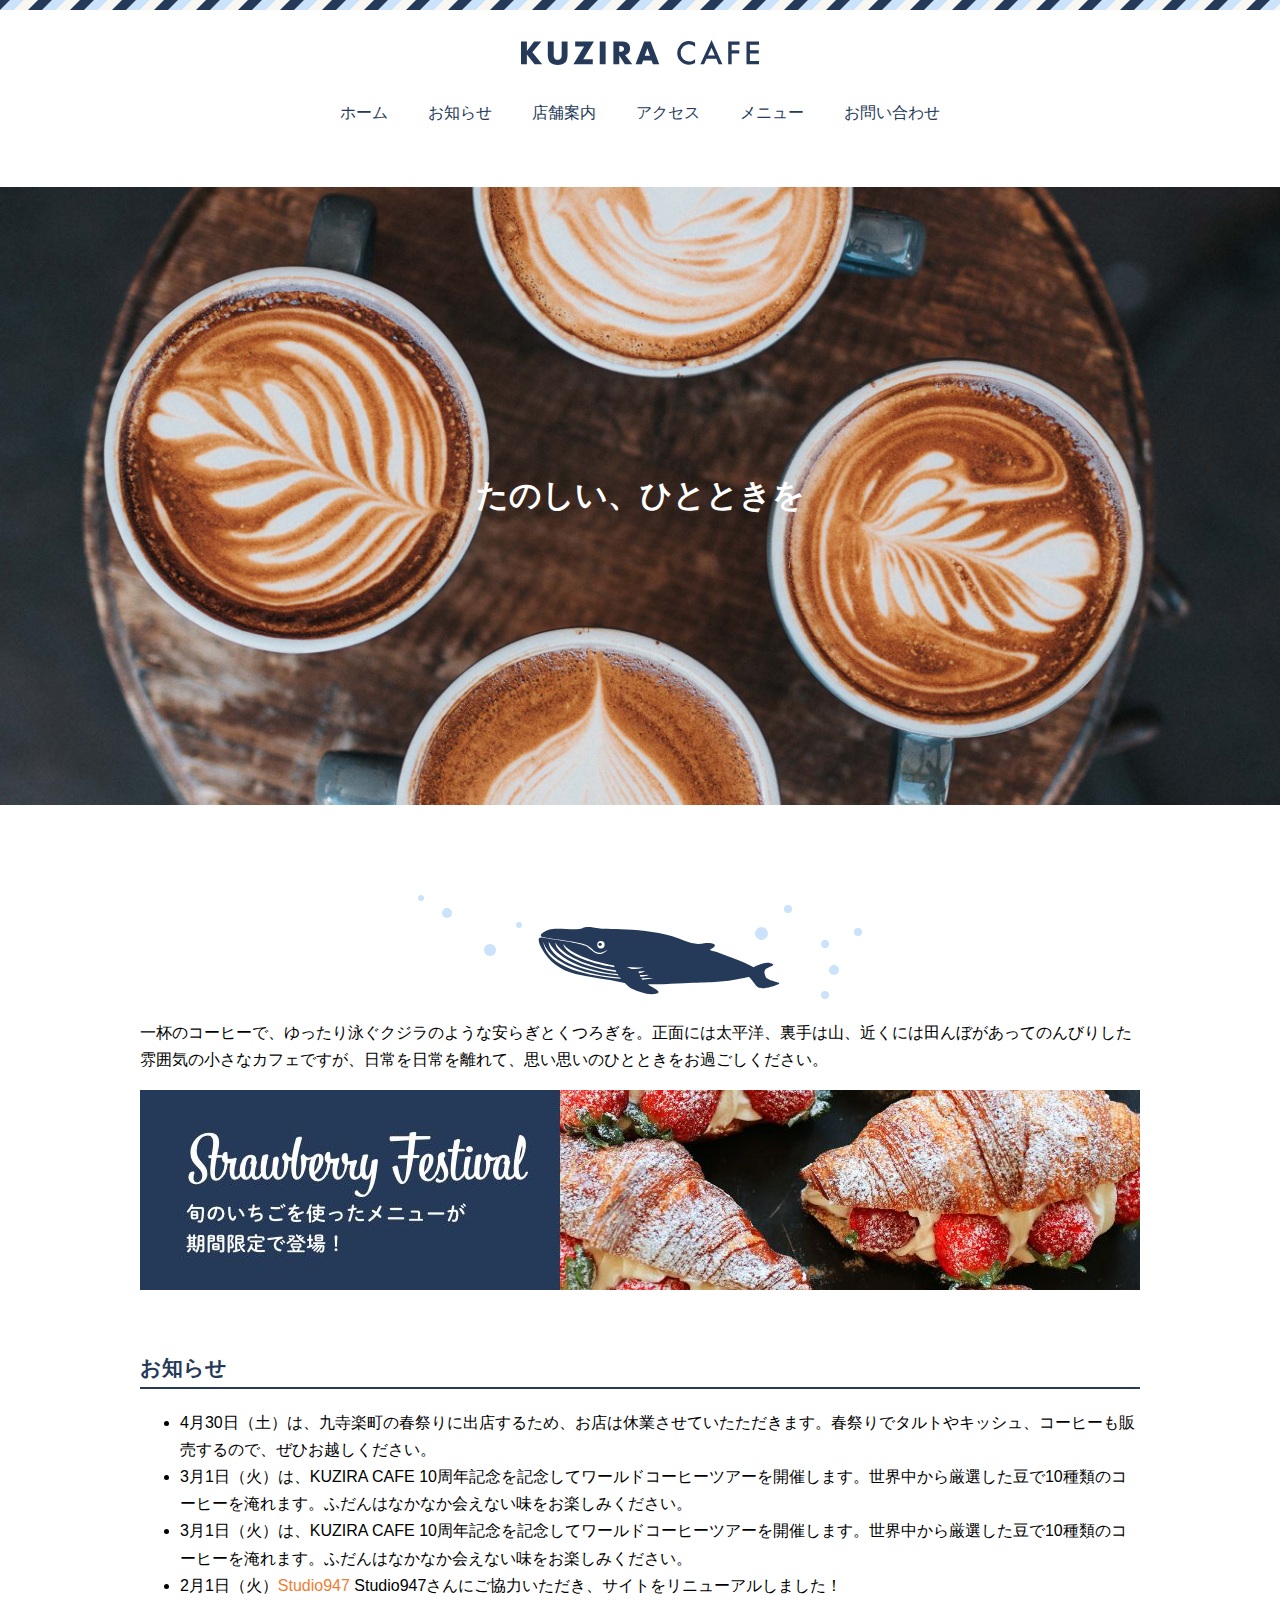
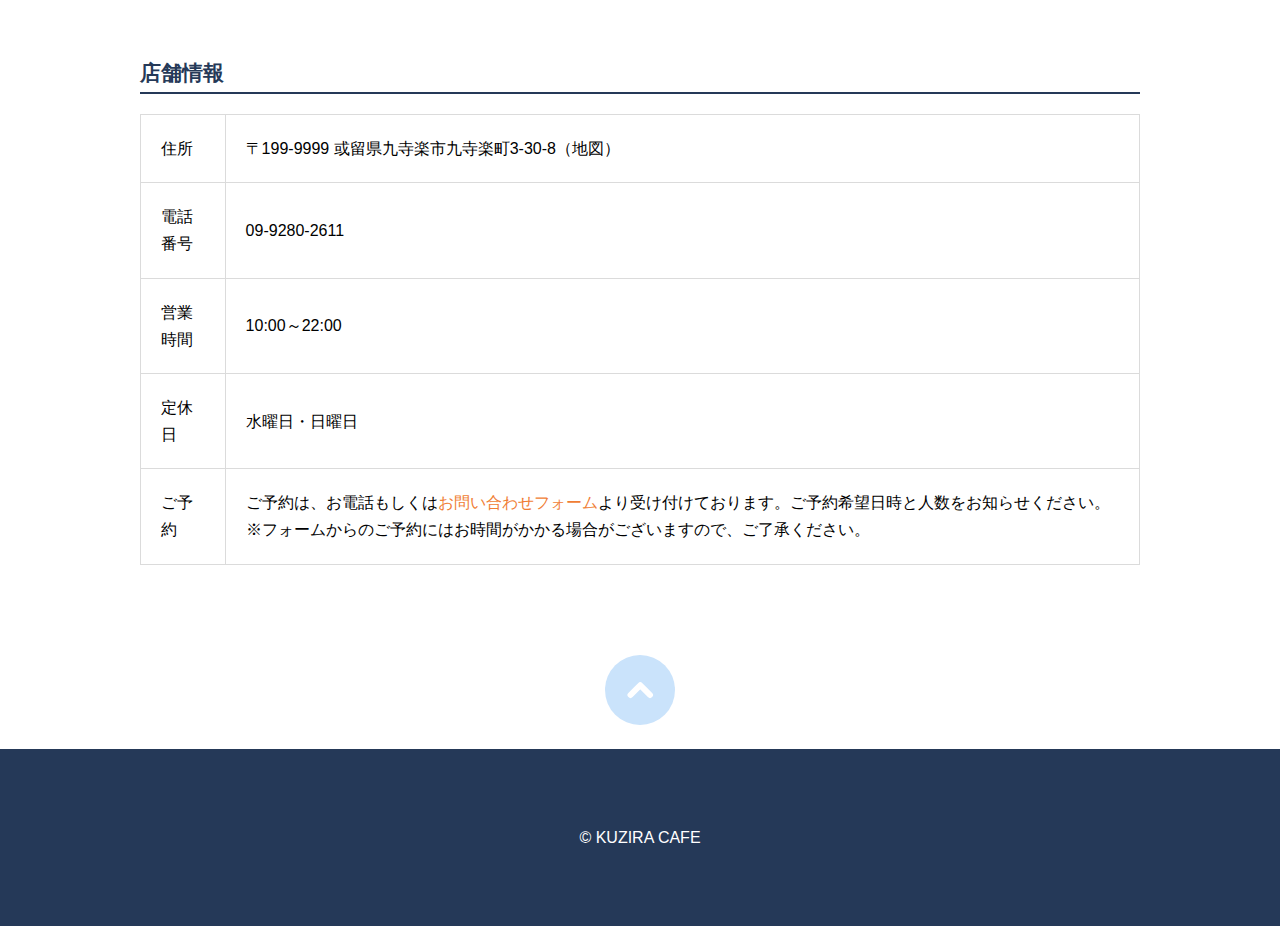
<file: index.html>
<!DOCTYPE html>
<html lang="en">

<head>
  <meta charset="UTF-8" />
  <meta name="viewport" content="width=device-width, initial-scale=1.0" />
  <title>KUZIRA CAFE</title>
  <link rel="stylesheet" href="css/style.css">
</head id="top">

<body>
  <!--ヘッダー-->
  <header class="header">
    <div class="logo">
      <a href="index.html">
        <img src="images/logo.svg" alt="" />
      </a>
    </div>
    <nav class="nav">
      <ul>
        <li><a href="index.html">ホーム</a></li>
        <li><a href="index.html#news">お知らせ</a></li>
        <li><a href="index.html#shop">店舗案内</a></li>
        <li><a href="access.html">アクセス</a></li>
        <li><a href="menu.html">メニュー</a></li>
        <li><a href="contact.html">お問い合わせ</a></li>
      </ul>
    </nav>
  </header>

  <h1 class="hero index">たのしい、ひとときを</h1>

  <main>
    <div class="logo-whale"><img src="images/logo-whale.svg" alt="" /></div>
    <p>
      一杯のコーヒーで、ゆったり泳ぐクジラのような安らぎとくつろぎを。正面には太平洋、裏手は山、近くには田んぼがあってのんびりした雰囲気の小さなカフェですが、日常を日常を離れて、思い思いのひとときをお過ごしください。
    </p>
    <img src="images/banner.jpg" alt="旬の苺を使ったメニューが期間限定で登場！" />

    <div id="news">
      <h2>お知らせ</h2>
      <ul>
        <li>
          4月30日（土）は、九寺楽町の春祭りに出店するため、お店は休業させていたただきます。春祭りでタルトやキッシュ、コーヒーも販売するので、ぜひお越しください。
        </li>
        <li>
          3月1日（火）は、KUZIRA CAFE
          10周年記念を記念してワールドコーヒーツアーを開催します。世界中から厳選した豆で10種類のコーヒーを淹れます。ふだんはなかなか会えない味をお楽しみください。
        </li>
        <li>
          3月1日（火）は、KUZIRA CAFE
          10周年記念を記念してワールドコーヒーツアーを開催します。世界中から厳選した豆で10種類のコーヒーを淹れます。ふだんはなかなか会えない味をお楽しみください。
        </li>
        <li>
          2月1日（火）<a href="https://studio947.net" target="_blank">Studio947</a>
          Studio947さんにご協力いただき、サイトをリニューアルしました！
        </li>
      </ul>
    </div>

    <div id="shop">
      <h2>店舗情報</h2>
      <table class="shop-info">
        <tr>
          <td>住所</td>
          <td>
            〒199-9999 或留県九寺楽市九寺楽町3-30-8（<a fref="access.html"></a>地図）
          </td>
        </tr>
        <tr>
          <td>電話番号</td>
          <td>09-9280-2611</td>
        </tr>
        <tr>
          <td>営業時間</td>
          <td>10:00～22:00</td>
        </tr>
        <tr>
          <td>定休日</td>
          <td>水曜日・日曜日</td>
        </tr>

        <tr>
          <td>ご予約</td>
          <td>
            ご予約は、お電話もしくは<a
              href="contact.html">お問い合わせフォーム</a>より受け付けております。ご予約希望日時と人数をお知らせください。※フォームからのご予約にはお時間がかかる場合がございますので、ご了承ください。
          </td>
        </tr>
      </table>
    </div>
  </main>
  <footer>
    <div class="gotop">
      <a href="#top"><img src="images/gotop.svg" alt=""></a>
    </div>
    <p class="copyright">&copy; KUZIRA CAFE</p>
  </footer>
</body>

</html>
</file>
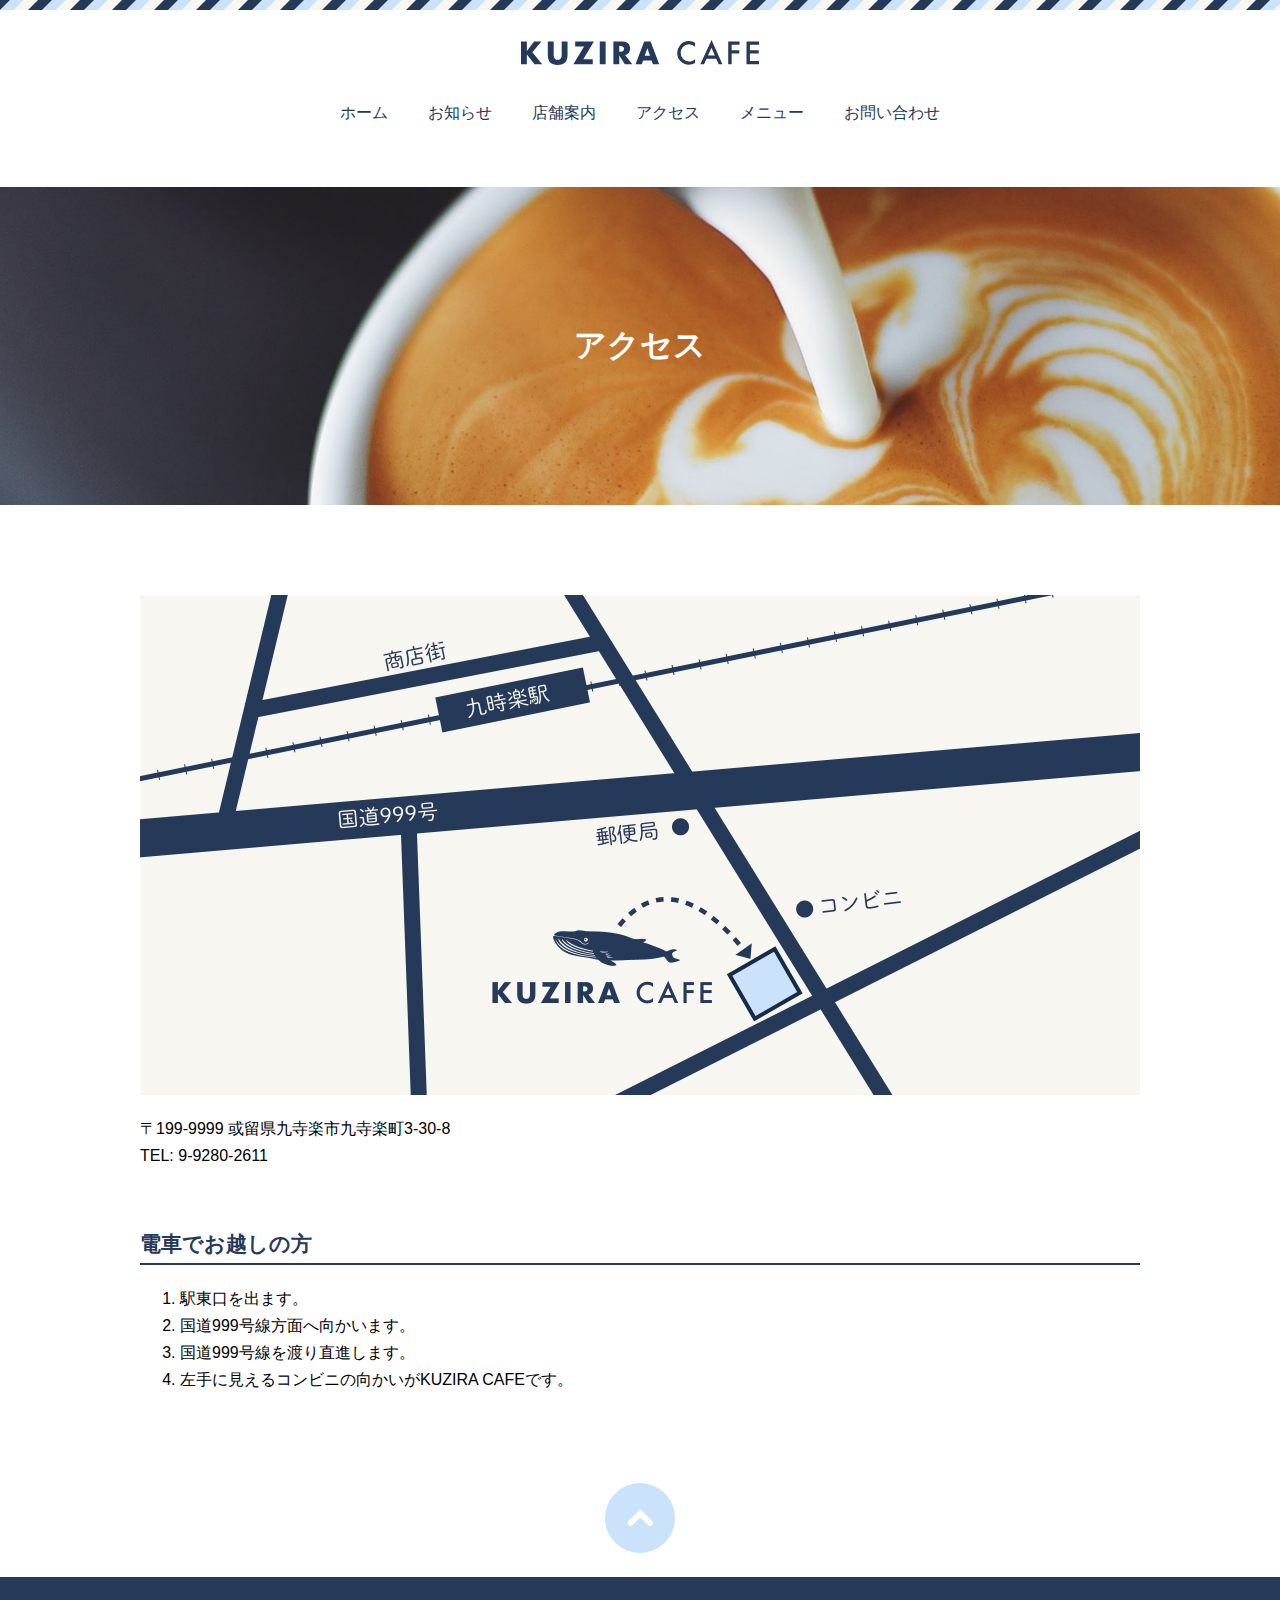
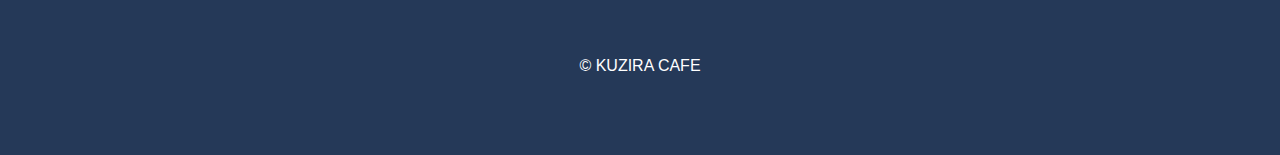
<file: access.html>
<!DOCTYPE html>
<html lang="en">

<head>
    <meta charset="UTF-8" />
    <meta name="viewport" content="width=device-width, initial-scale=1.0" />
    <title>アクセス｜KUZIRA CAFE</title>
    <link rel="stylesheet" href="css/style.css">
</head id="top">

<body>
    <!--ヘッダー-->
    <header class="header">
        <div class="logo">
            <a href="index.html">
                <img src="images/logo.svg" alt="" />
            </a>
        </div>
        <nav class="nav">
            <ul>
                <li><a href="index.html">ホーム</a></li>
                <li><a href="index.html#news">お知らせ</a></li>
                <li><a href="index.html#shop">店舗案内</a></li>
                <li><a href="access.html">アクセス</a></li>
                <li><a href="menu.html">メニュー</a></li>
                <li><a href="contact.html">お問い合わせ</a></li>
            </ul>
        </nav>
    </header>

    <h1 class="hero access">アクセス</h1>

    <main>

        <img src="images/map.png" alt="">
        <p>
            〒199-9999 或留県九寺楽市九寺楽町3-30-8<br>
            TEL: 9-9280-2611
        </p>
        <h2>電車でお越しの方</h2>
        <ol>
            <li>駅東口を出ます。</li>
            <li>国道999号線方面へ向かいます。</li>
            <li>国道999号線を渡り直進します。</li>
            <li>左手に見えるコンビニの向かいがKUZIRA CAFEです。</li>
        </ol>

    </main>
    <!--フッター-->
    <footer>
        <div class="gotop">
            <a href="#top"><img src="images/gotop.svg" alt=""></a>
        </div>
        <p class="copyright">&copy; KUZIRA CAFE</p>
    </footer>
</body>

</html>
</file>
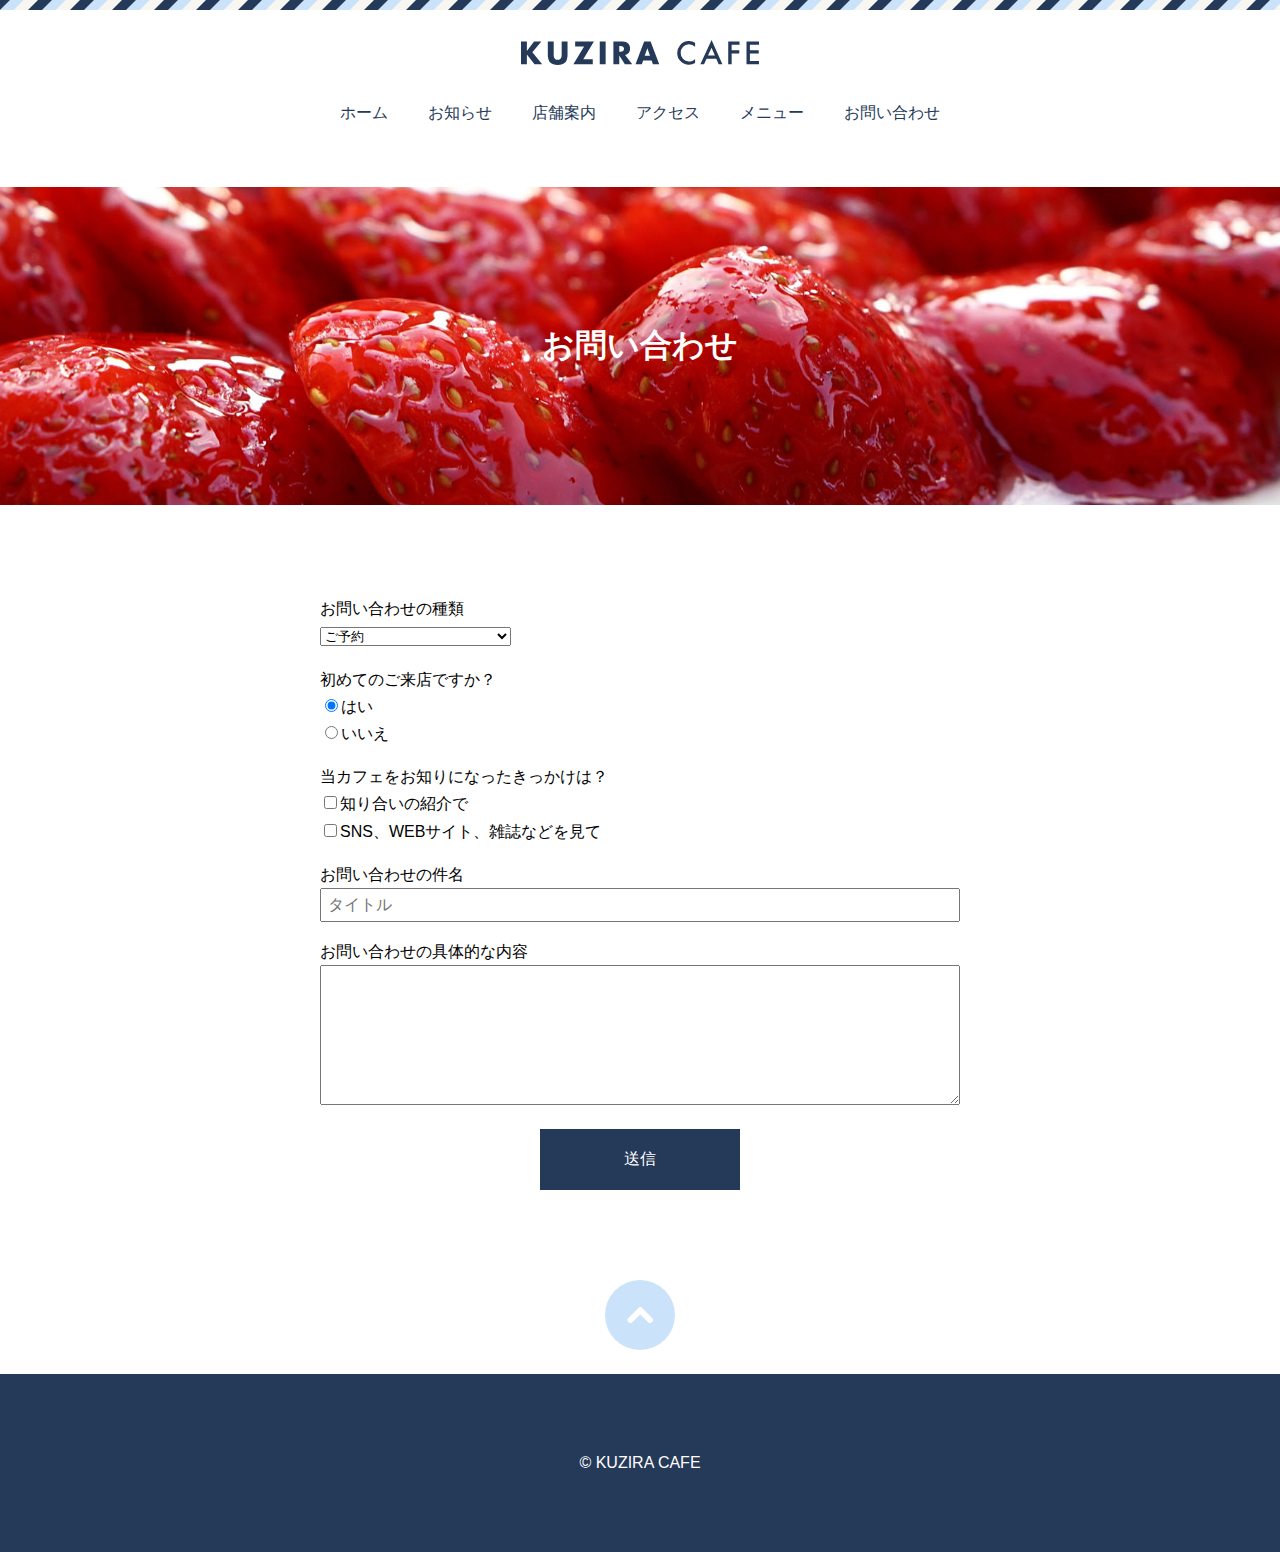
<file: contact.html>
<!DOCTYPE html>
<html lang="en">

<head>
    <meta charset="UTF-8" />
    <meta name="viewport" content="width=device-width, initial-scale=1.0" />
    <title>お問い合せ｜KUZIRA CAFE</title>
    <link rel="stylesheet" href="css/style.css">
</head id="top">

<body>
    <!--ヘッダー-->
    <header class="header">
        <div class="logo">
            <a href="index.html">
                <img src="images/logo.svg" alt="" />
            </a>
        </div>
        <nav class="nav">
            <ul>
                <li><a href="index.html">ホーム</a></li>
                <li><a href="index.html#news">お知らせ</a></li>
                <li><a href="index.html#shop">店舗案内</a></li>
                <li><a href="access.html">アクセス</a></li>
                <li><a href="menu.html">メニュー</a></li>
                <li><a href="contact.html">お問い合わせ</a></li>
            </ul>
        </nav>
    </header>

    <h1 class="hero contact">お問い合わせ</h1>

    <main>
        <form action="result.html">
            <p>
                <label for="kind">お問い合わせの種類</label><br>
                <select name="kind" id="kind">
                    <option value="1">ご予約</option>
                    <option value="2">イベントに関するお問い合せ</option>
                    <option value="3">その他</option>
                </select>
            </p>

            <p>
                初めてのご来店ですか？<br>
                <label><input type="radio" name="first" value="yes" checked>はい</label><br>
                <label><input type="radio" name="first" value="no">いいえ</label><br>
            </p>

            <p>
                当カフェをお知りになったきっかけは？<br>
                <label><input type="checkbox" name="how" value="friend">知り合いの紹介で</label><br>
                <label><input type="checkbox" name="how" value="magazine">SNS、WEBサイト、雑誌などを見て</label><br>
            </p>

            <p>
                <label>お問い合わせの件名</label><br>
                <input type="text" name="subject" placeholder="タイトル">
            </p>

            <p>
                <label>お問い合わせの具体的な内容</label><br>
                <textarea name="message"></textarea>
            </p>

            <p class="submit">
                <input type="submit" value="送信">
            </p>
        </form>
    </main>
    <footer>
        <div class="gotop">
            <a href="#top"><img src="images/gotop.svg" alt=""></a>
        </div>
        <p class="copyright">&copy; KUZIRA CAFE</p>
    </footer>
</body>

</html>
</file>
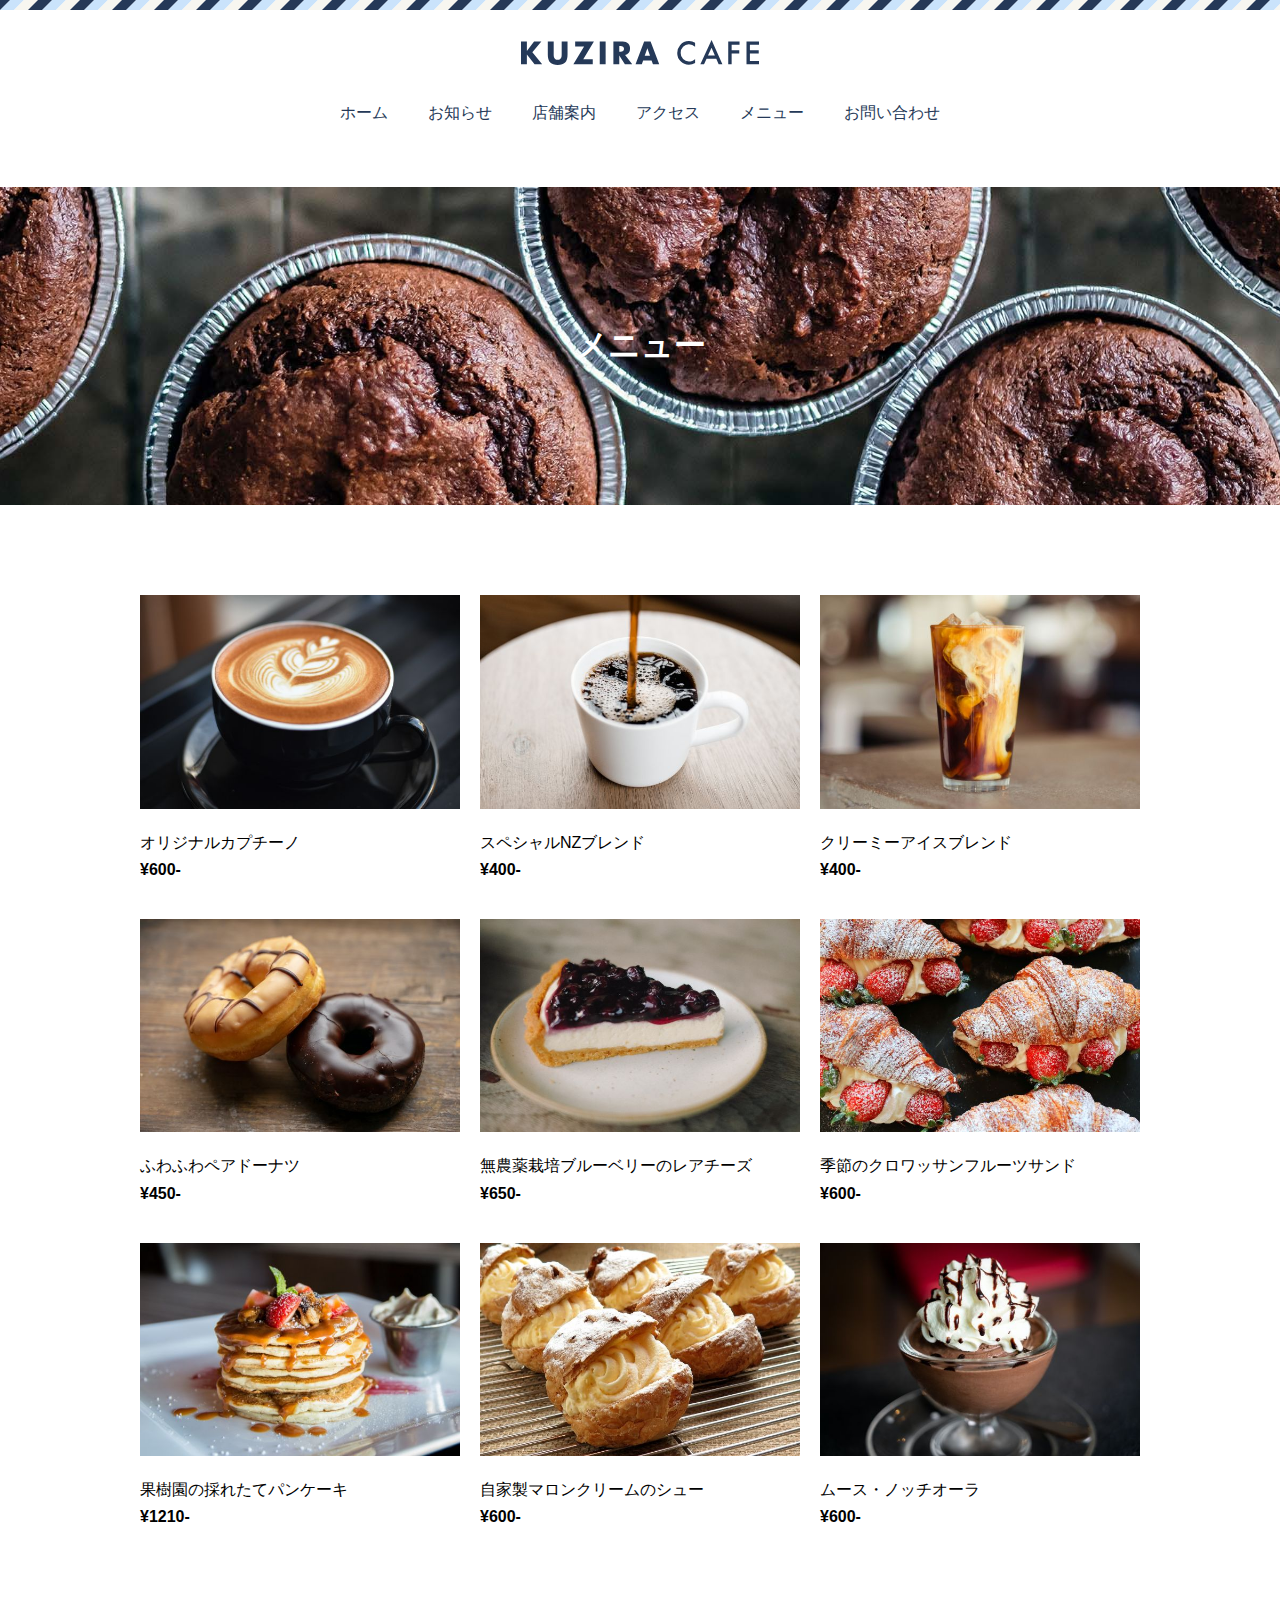
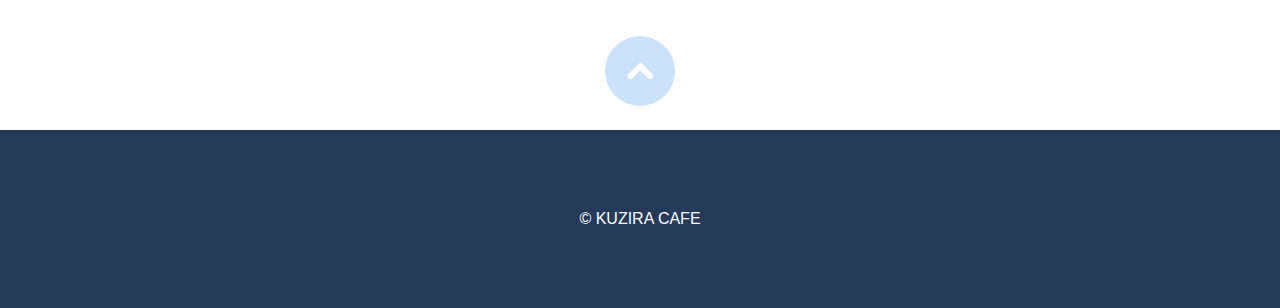
<file: menu.html>
<!DOCTYPE html>
<html lang="en">

<head>
    <meta charset="UTF-8" />
    <meta name="viewport" content="width=device-width, initial-scale=1.0" />
    <title>メニュー｜KUZIRA CAFE</title>
    <link rel="stylesheet" href="css/style.css">
</head id="top">

<body>
    <!--ヘッダー-->
    <header class="header">
        <div class="logo">
            <a href="index.html">
                <img src="images/logo.svg" alt="" />
            </a>
        </div>
        <nav class="nav">
            <ul>
                <li><a href="index.html">ホーム</a></li>
                <li><a href="index.html#news">お知らせ</a></li>
                <li><a href="index.html#shop">店舗案内</a></li>
                <li><a href="access.html">アクセス</a></li>
                <li><a href="menu.html">メニュー</a></li>
                <li><a href="contact.html">お問い合わせ</a></li>
            </ul>
        </nav>
    </header>

    <h1 class="hero menu">メニュー</h1>

    <main>
        <div class="items">
            <div class="item">
                <img src="images/item1.jpg" alt="オリジナルカプチーノ">
                <p>
                    オリジナルカプチーノ<br>
                    <strong>¥600-</strong>
                </p>
            </div>

            <div class="item">
                <img src="images/item2.jpg" alt="スペシャルNZブレンド">
                <p>
                    スペシャルNZブレンド<br>
                    <strong>¥400-</strong>
                </p>
            </div>

            <div class="item">
                <img src="images/item3.jpg" alt="クリーミーアイスブレンド">
                <p>
                    クリーミーアイスブレンド<br>
                    <strong>¥400-</strong>
                </p>
            </div>

            <div class="item">
                <img src="images/item4.jpg" alt="ふわふわペアドーナツ">
                <p>
                    ふわふわペアドーナツ<br>
                    <strong>¥450-</strong>
                </p>
            </div>

            <div class="item">
                <img src="images/item5.jpg" alt="無農薬栽培ブルーベリーのレアチーズ">
                <p>
                    無農薬栽培ブルーベリーのレアチーズ<br>
                    <strong>¥650-</strong>
                </p>
            </div>

            <div class="item">
                <img src="images/item6.jpg" alt="季節のクロワッサンフルーツサンド">
                <p>
                    季節のクロワッサンフルーツサンド<br>
                    <strong>¥600-</strong>
                </p>
            </div>

            <div class="item">
                <img src="images/item7.jpg" alt="果樹園の採れたてパンケーキ">
                <p>
                    果樹園の採れたてパンケーキ<br>
                    <strong>¥1210-</strong>
                </p>
            </div>

            <div class="item">
                <img src="images/item8.jpg" alt="自家製マロンクリームのシュー">
                <p>
                    自家製マロンクリームのシュー<br>
                    <strong>¥600-</strong>
                </p>
            </div>

            <div class="item">
                <img src="images/item9.jpg" alt="ムース・ノッチオーラ">
                <p>
                    ムース・ノッチオーラ<br>
                    <strong>¥600-</strong>
                </p>
            </div>
        </div>

    </main>
    <footer>
        <div class="gotop">
            <a href="#top"><img src="images/gotop.svg" alt=""></a>
        </div>
        <p class="copyright">&copy; KUZIRA CAFE</p>
    </footer>
</body>

</html>
</file>
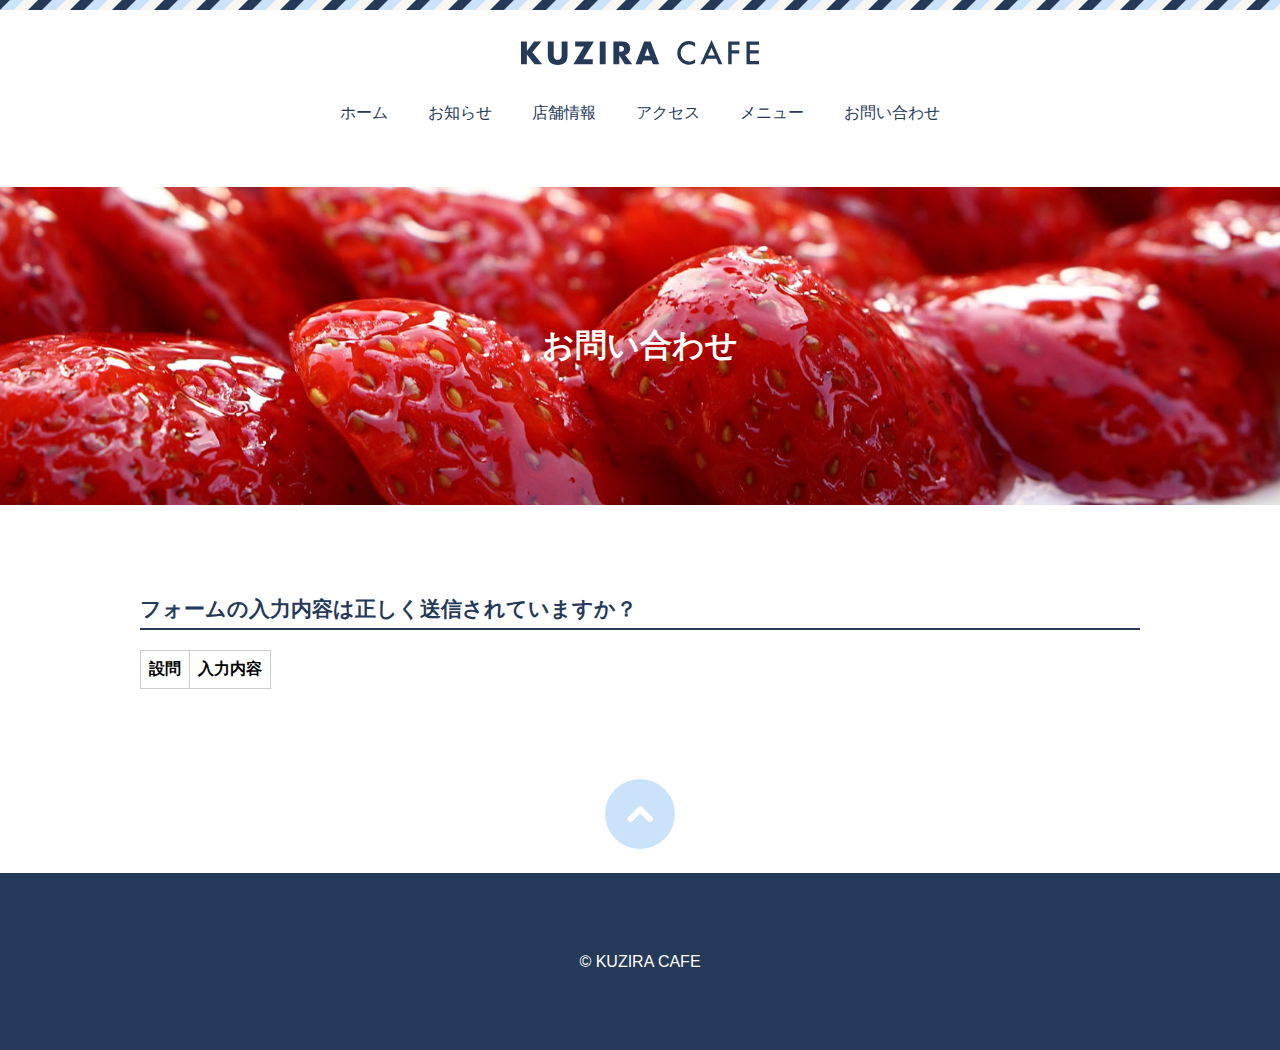
<file: result.html>
<!DOCTYPE html>
<html>
<head>
    <meta charset="UTF-8">
    <meta http-equiv="X-UA-Compatible" content="IE=edge">
    <meta name="viewport" content="width=device-width, initial-scale=1">
    <title>フォーム入力内容の確認 | KUZIRA CAFE</title>
    <link rel="stylesheet" href="css/style.css">
    <style>
        .result {
            border-collapse: collapse;
        }
        .result th, .result td {
            border: 1px solid #ccc;
            padding: 8px;
        }
    </style>
</head>
<body id="top">
    <!-- ヘッダー -->
    <header class="header">
        <div class="logo">
            <div class="logomark"><a href="index.html"><img src="images/logo.svg" alt="KUZIRA CAFE"></a></div>
        </div>
        <nav class="nav">
            <ul>
                <li><a href="index.html">ホーム</a></li>
                <li><a href="index.html#news">お知らせ</a></li>
                <li><a href="index.html#shop">店舗情報</a></li>
                <li><a href="access.html">アクセス</a></li>
                <li><a href="menu.html">メニュー</a></li>
                <li><a href="contact.html">お問い合わせ</a></li>
            </ul>
        </nav>
    </header>
    <!-- ヘッダーここまで -->
    <!-- 見出し&ヒーロー -->
    <h1 class="hero contact">お問い合わせ</h1>
    <!-- 見出し&ヒーローここまで -->
    <!-- メイン -->
    <main>
        <h2>フォームの入力内容は正しく送信されていますか？</h2>
        <table id="result" class="result">
            <tr>
                <th>設問</th>
                <th>入力内容</th>
            </tr>
        </table>
    </main>
    <!-- メインここまで -->
    <!-- フッター -->
    <footer>
        <div class="gotop">
            <a href="#top"><img src="images/gotop.svg" alt="ページトップへ戻る"></a>
        </div>
        <p class="copyright">&copy; KUZIRA CAFE</p>
    </footer>
    <!-- フッターここまで -->
    <script>
        'use strict';

        const render = function(q) {
            const parent = document.getElementById('result');
            for (const item of q) {
                parent.insertAdjacentHTML('beforeend', `<tr><td>${item[0]}</td><td>${item[1]}</td></tr>`);
            }
        }

        window.addEventListener('DOMContentLoaded', (e) => {
            try {
                const urlParam = decodeURIComponent(location.search.replace(/\+/g, ' ')).slice(1);
                const qList = urlParam.split('&');
                const queries = [];
                for (const item of qList) {
                    const split = item.split('=');
                    queries.push([split[0], split[1].split('<').join('&lt;').split('>').join('&gt;')]);
                }
                render(queries);
            } catch(err) {
                console.log(err);
            }
        });
    </script>
</body>
</html>
</file>
<file: css/style.css>
/* すべてのページに適用される設定 */
html {
    font-size: 16px;
    font-family: sans-serif;
}

* {
    box-sizing: border-box;
}

body {
    margin: 0 0 0 0;
}

p,
li,
td {
    line-height: 1.7;
}

a:link {
    color: #F07D34;
    text-decoration: none;
}

a:visited {
    color: #F07D34;
    text-decoration: none;
}

a:hover {
    color: #F07D34;
    text-decoration: underline;
}

a:active {
    color: #F07D34;
    text-decoration: underline;
}

/* すべてのページに適用 - ヘッダー */
.logo {
    text-align: center;
}

.nav a:link {
    color: #253958;
}

.nav a:visited {
    color: #253958;
}

.nav a:hover {
    text-decoration: none;
}

.nav a:active {
    text-decoration: none;
}

img {
    max-width: 100%;
}

.header {
    padding: 40px;
    background-image: url(../images/stripe.png);
    background-repeat: repeat-x;
}

.nav ul {
    margin: 30px 0 0 0;
    padding: 0;
    list-style-type: none;

    display: flex;
    justify-content: center;
    gap: 40px;
}

/* すべてのページに適用 - ヒーロー */
.hero {
    padding: 137px 0;
    background-repeat: no-repeat;
    text-align: center;
    background-position: center;
    background-size: cover;
    color: white;
}

.hero.index {
    padding: 287px 0;
    background-image: url(../images/home-hero.jpg);
}

.hero.access {

    background-image: url(../images/access-hero.jpg);

}

.hero.contact {
    background-image: url(../images/contact-hero.jpg);
}

.hero.menu {
    background-image: url(../images/menu-hero.jpg);
}

/* すべてのページに適用 - メイン */
main {
    margin: 90px auto 90px auto;
    max-width: 1000px;
}

main h2 {
    color: #253958;
    font-size: 1.3rem;
    border-bottom: 2px solid #253958;
    margin: 60px 0 20px 0;
    padding-bottom: 5px;
}

.logo-whale {
    text-align: center;
}

.shop-info {
    border-collapse: collapse;
}

.shop-info th {
    width: 112px;
    text-align: left;
    vertical-align: top;
}

.shop-info th,
.shop-info td {
    border: 1px solid #DBDBDB;
    padding: 20px;
}

/* すべてのページに適用 - フッター */
.gotop {
    text-align: center;
}

.copyright {
    background-color: #253958;
    color: white;
    text-align: center;
    padding-top: 75px;
    padding-bottom: 75px;
    margin-top: 20px;
    margin-bottom: 0;
}

/* 個別のスタイル */


/* index.html */
/* menu.html */
.items {
    display: grid;
    grid-template-columns: 1fr 1fr 1fr;
    gap: 20px;
}

/* contact.html */
form {
    margin: 0 auto;
    max-width: 640px;
}

input[type="text"],
textarea {
    padding: 6px;
    width: 100%;
    font-size: 1rem;
}

textarea {
    height: 140px;
}

.submit {
    text-align: center;
}

input[type=submit] {
    border: none;

    padding: 20px;
    width: 200px;
    background-color: #253958;
    color: white;
    font-size: 1rem;

}


/* モバイル対応 */
/* メディアクエリ */
@media(max-width: 767px) {
    .nav ul {
        flex-wrap: wrap;
        gap: 20px;
    }

    main {
        padding: 0 4%;
    }

    .hero.index{
        padding: 28vh 0;
    }

    .items{
        grid-template-columns: 1fr 1fr;
    }
}
</file>
